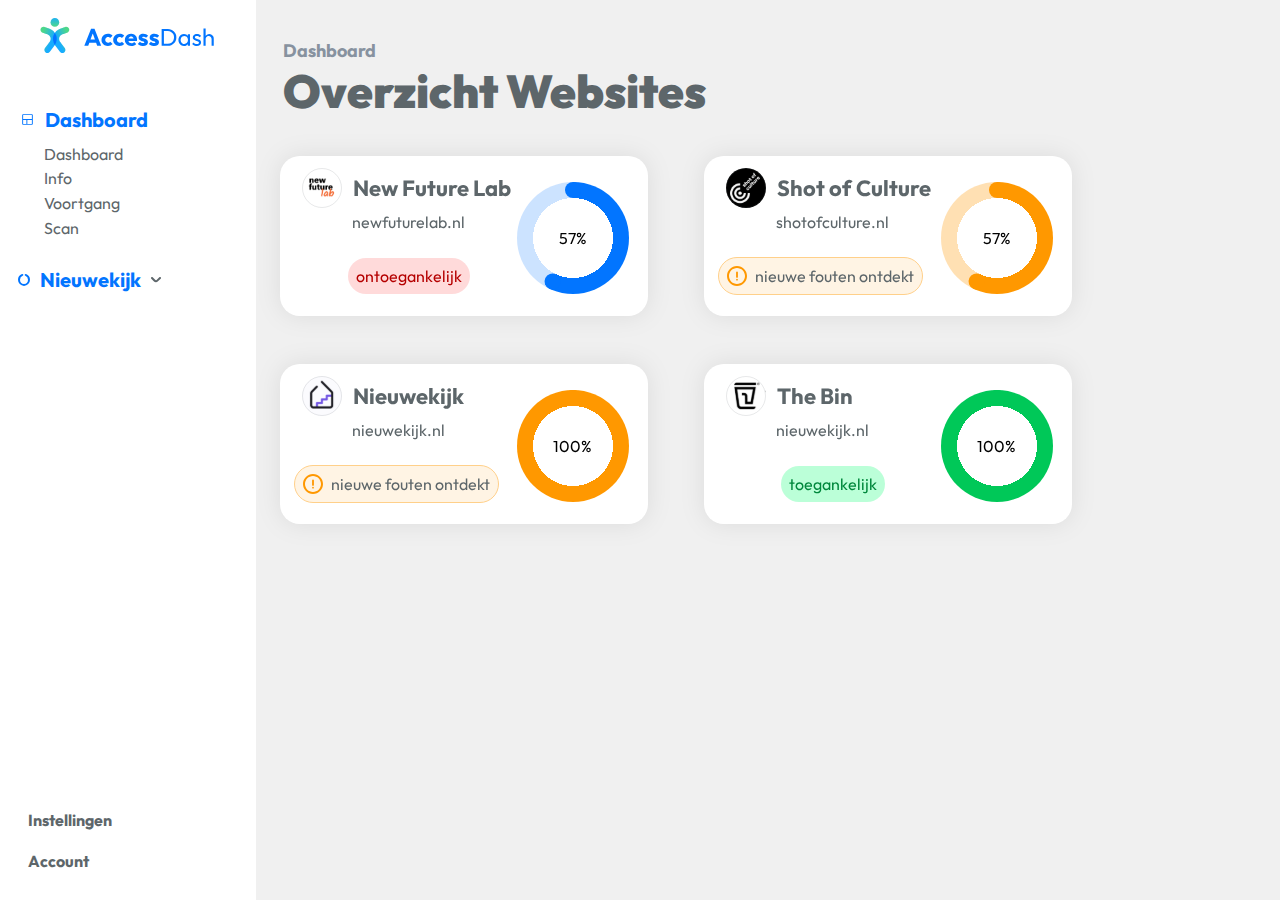
<file: index.html>
<!DOCTYPE html>
<html lang="nl">

<head>
    <meta charset="UTF-8">
    <meta name="viewport" content="width=device-width, initial-scale=1.0">
    <title>Accessdash Dashboard</title>
    <link rel="stylesheet" href="style.css">
    <link rel="stylesheet" href="styleguide.css">
    <link
        href="https://fonts.googleapis.com/css2?family=Indie+Flower&family=Mate+SC&family=Outfit&family=Poppins&family=Special+Elite&display=swap"
        rel="stylesheet">
    
    <link rel="icon" href="./assets/logopoppetje.svg" type="image/x-icon"/>
</head>

<body>

    <nav>
        <a href="#main" class="skip">Skip to main content</a>

        <img class="logo-accessdash-img" src="./assets/logo.svg" alt="logo Accessdash">

        <div class="nav-inner">
            <section class="desktop-design-dashboard-heading">
                <h3><img src="./assets/teamdashboard.svg" alt="" aria-hidden="true">Dashboard</h3>
                <a class="dashboard-nav-subtext" href="index.html">Dashboard</a>
                <a class="dashboard-nav-subtext" href="">Info</a>
                <a class="dashboard-nav-subtext" href="">Voortgang</a>
                <a class="dashboard-nav-subtext" href="">Scan</a>
            </section>

            <section class="phone-design-dashboard-heading">
                <details class="nav-details">
                    <summary class="heading-text">
                        <img src="./assets/teamdashboard.svg" alt="" aria-hidden="true">
                        Dashboard
                    </summary>
                    <a class="dashboard-nav-subtext" href="index.html">Dashboard</a>
                    <a class="dashboard-nav-subtext" href="">Info</a>
                    <a class="dashboard-nav-subtext" href="">Voortgang</a>
                    <a class="dashboard-nav-subtext" href="">Scan</a>
                </details>
            </section>

            <details class="nav-details">
                <summary class="heading-text">
                    <img src="./assets/circleheader.svg" alt="" aria-hidden="true">
                    Nieuwekijk
                </summary>
                <a class="nieuwekijk-nav-subtext" href="">/home</a>
                <a class="nieuwekijk-nav-subtext" href="">/over-ons</a>
                <a class="nieuwekijk-nav-subtext" href="">/contact</a>
                <a class="nieuwekijk-nav-subtext" href="">/missie</a>
                <a class="nieuwekijk-nav-subtext" href="">/blog</a>
                <a class="nieuwekijk-nav-subtext" href="">/blog-detail</a>
            </details>
        </div>

        <div class="extra-info-subtext-nav">
            <a class="extra-info-nav" href="">Instellingen</a>
            <a class="extra-info-nav" href="">Account</a>
        </div>
    </nav>

    <main id="main">
        <h1>Dashboard <strong>Overzicht Websites</strong></h1>

        <div class="cards-all">

        <article class="cards">
            <a href="overzichtdetail.html">
                <h2><img class="logo-cards" src="./assets/newfuturelab.svg" alt=" logo new future lab">
                    New Future Lab
                </h2>
            </a>
            <p class="link-site">newfuturelab.nl</p>
            <meter max="100" value="57" class="visually-hidden">57%</meter>
            <div class="circle circle-nfl" aria-hidden="true"><span></span></div>
            <p class="update-site ontoegankelijk">ontoegankelijk</p>
        </article>


        <article class="cards">
            <a href="overzichtdetail.html">
                <h2>
                    <img class="logo-cards" src="./assets/shotofculturelogo.svg" alt="logo shot of culture">
                    Shot of Culture
                </h2>
            </a>
            <p class="link-site">shotofculture.nl</p>
            <meter max="100" value="57" class="visually-hidden">57%</meter>
            <div class="circle circle-sc" aria-hidden="true"><span></span></div>
            <p class="update-site new-errors"><img class="urgent" src="./assets/urgent.svg" alt="">nieuwe fouten ontdekt</p>
        </article>


        <article class="cards">
            <a href="overzichtdetail.html">
                <h2>
                    <img class="logo-cards" src="./assets/nieuwekijklogo.svg" alt="logo Nieuwekijk">
                    Nieuwekijk
                </h2>
            </a>
            <p class="link-site">nieuwekijk.nl</p>
            <meter max="100" value="100" class="visually-hidden">100%</meter>
            <div class="circle circle-nk" aria-hidden="true"><span></span></div>
            <p class="update-site new-errors"><img class="urgent" src="./assets/urgent.svg" alt="">nieuwe fouten ontdekt</p>
        </article>


        <article class="cards">
            <a href="overzichtdetail.html">
                <h2>
                    <img class="logo-cards" src="./assets/thebinlogo.svg" alt=" logo the bin">
                    The Bin
                </h2>
            </a>
            <p class="link-site">nieuwekijk.nl</p>
            <meter max="100" value="100" class="visually-hidden">100%</meter>
            <div class="circle circle-bn" aria-hidden="true"><span></span></div>
            <p class="update-site toegankelijk">toegankelijk</p>
        </article>
    </div>

    </main>

    <script src="script.js"></script>

</body>

</html>
</file>
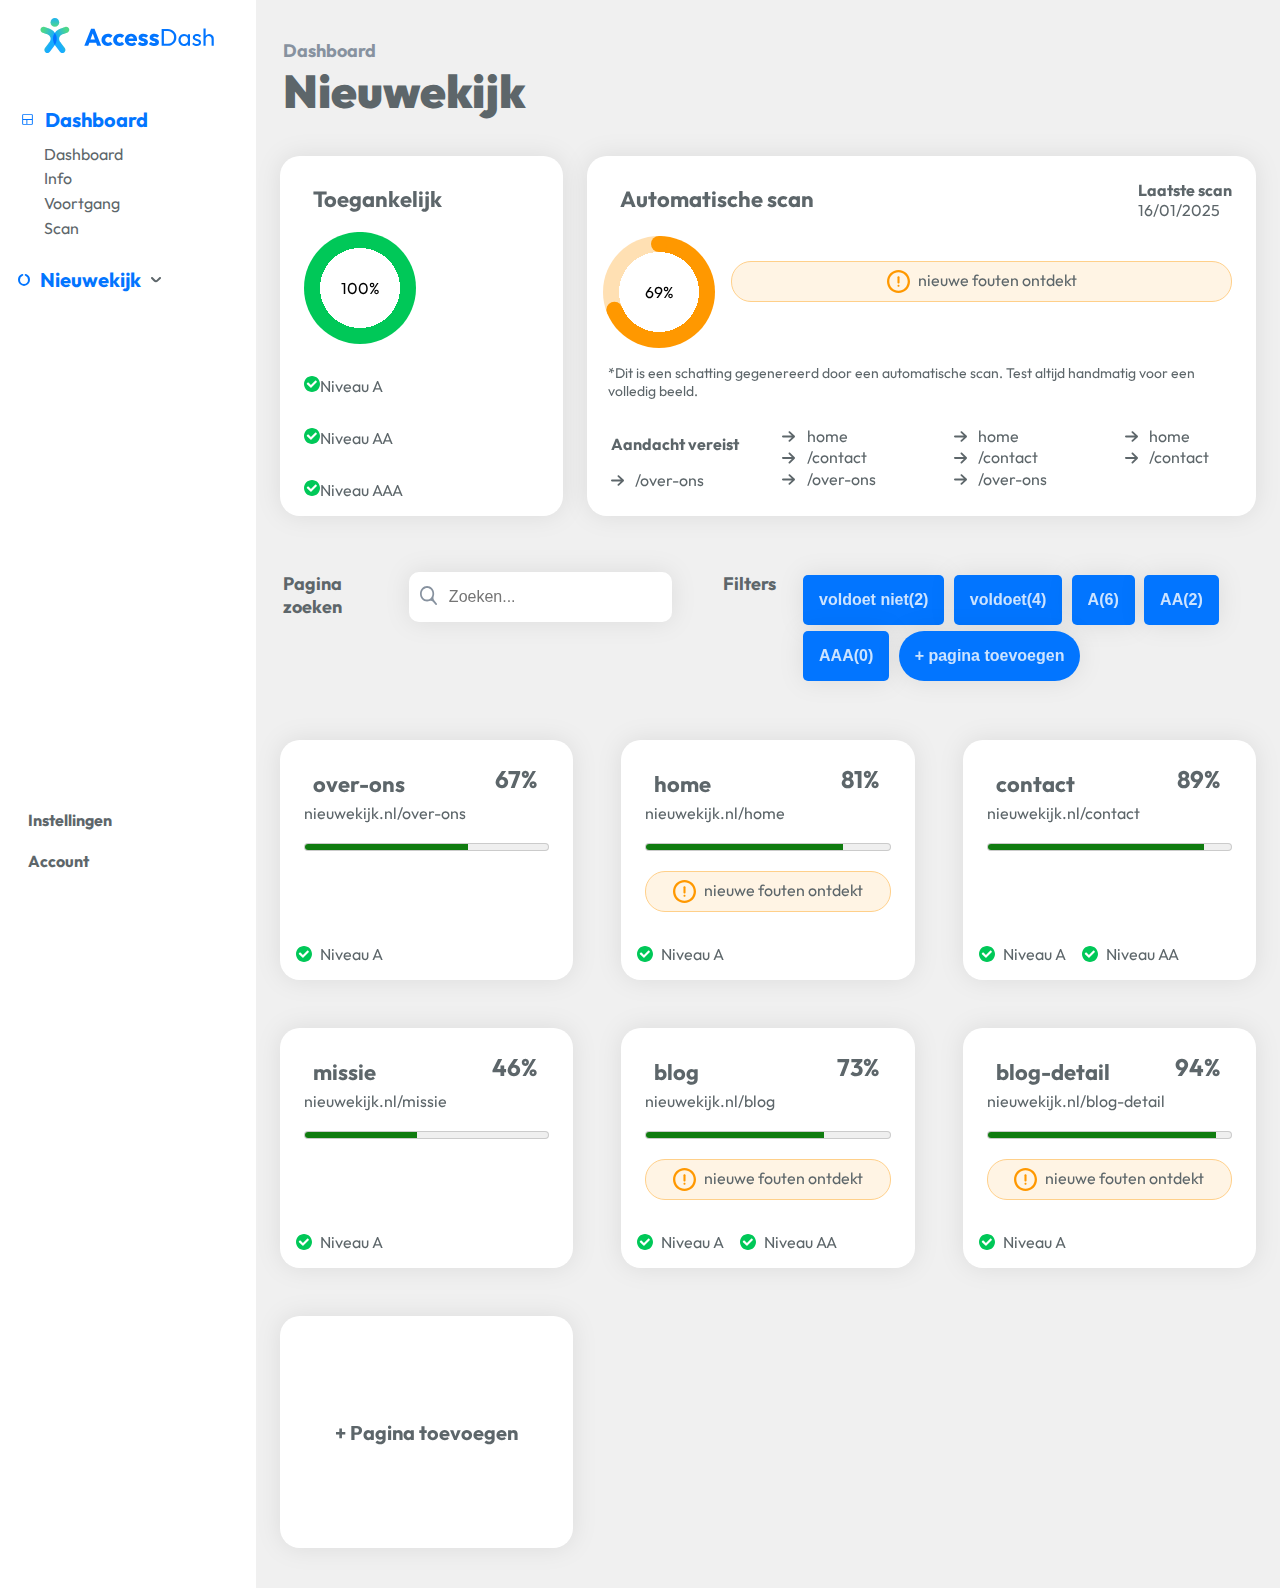
<file: overzichtdetail.html>
<!DOCTYPE html>
<html lang="nl">

<head>
    <meta charset="UTF-8">
    <meta name="viewport" content="width=device-width, initial-scale=1.0">
    <title>Dashboard Overzicht</title>
    <link rel="stylesheet" href="overzichtdetail.css">
    <link rel="stylesheet" href="styleguide.css">
    <link
        href="https://fonts.googleapis.com/css2?family=Indie+Flower&family=Mate+SC&family=Outfit&family=Poppins&family=Special+Elite&display=swap"
        rel="stylesheet">

    <link rel="icon" href="./assets/logopoppetje.svg" type="image/x-icon" />
</head>

<body>

    <nav>
        <a href="#main" class="skip">Skip to main content</a>

        <img class="logo-accessdash-img" src="./assets/logo.svg" alt="logo Accessdash">

        <div class="nav-inner">
            <section class="desktop-design-dashboard-heading">
                <h3>
                    <img src="./assets/teamdashboard.svg" alt="" aria-hidden="true">
                    Dashboard
                </h3>

                <a class="dashboard-nav-subtext" href="index.html">Dashboard</a>
                <a class="dashboard-nav-subtext" href="">Info</a>
                <a class="dashboard-nav-subtext" href="">Voortgang</a>
                <a class="dashboard-nav-subtext" href="">Scan</a>
            </section>

            <section class="phone-design-dashboard-heading">
                <details class="nav-details">
                    <summary class="heading-text">
                        <img src="./assets/teamdashboard.svg" alt="" aria-hidden="true">
                        Dashboard
                    </summary>

                    <a class="dashboard-nav-subtext" href="index.html">Dashboard</a>
                    <a class="dashboard-nav-subtext" href="">Info</a>
                    <a class="dashboard-nav-subtext" href="">Voortgang</a>
                    <a class="dashboard-nav-subtext" href="">Scan</a>

                </details>
            </section>

            <details class="nav-details">
                <summary class="heading-text">
                    <img src="./assets/circleheader.svg" alt="" aria-hidden="true">
                    Nieuwekijk
                </summary>
                <a class="nieuwekijk-nav-subtext" href="">/home</a>
                <a class="nieuwekijk-nav-subtext" href="">/over-ons</a>
                <a class="nieuwekijk-nav-subtext" href="">/contact</a>
                <a class="nieuwekijk-nav-subtext" href="">/missie</a>
                <a class="nieuwekijk-nav-subtext" href="">/blog</a>
                <a class="nieuwekijk-nav-subtext" href="">/blog-detail</a>
            </details>
        </div>

        <div class="extra-info-subtext-nav">
            <a class="extra-info-nav" href="">Instellingen</a>
            <a class="extra-info-nav" href="">Account</a>
        </div>
    </nav>


    <main id="main">
        <h1>Dashboard <strong>Nieuwekijk</strong></h1>

        <div class="pages-test">
        <article class="page-tg">
            <h2 class="titel-test">Toegankelijk</h2>
            <meter max="100" value="57" class="visually-hidden">57%</meter>
            <div class="circle circle-tg" aria-hidden="true"><span></span></div>
            <div class="checks">
                <p><img class="check-a" src="./assets/check.svg" alt="check">Niveau A</p>
                <p><img class="check-a" src="./assets/check.svg" alt="check">Niveau AA</p>
                <p><img class="check-a" src="./assets/check.svg" alt="check">Niveau AAA</p>
            </div>
        </article>

        <article class="page-as">
            <h2 class="titel-test">Automatische scan</h2>
            <meter max="100" value="57" class="visually-hidden">57%</meter>
            <div class="circle circle-as" aria-hidden="true"><span></span></div>
            <p class="update-site new-errors"><img class="urgent" src="./assets/urgent.svg" alt="">nieuwe fouten ontdekt</p>
            <p class="disclaimer">*Dit is een schatting gegenereerd door een automatische scan. Test altijd handmatig
                voor een volledig
                beeld.
            </p>
            <div class="at-required">
                <p class="attention">Aandacht vereist</p>
                <ul>
                    <li><img src="./assets/arrowright.svg" alt=""><span>/over-ons</span></li>
                    <li><img src="./assets/arrowright.svg" alt=""><span>home</span></li>
                    <li><img src="./assets/arrowright.svg" alt=""><span>/contact</span></li>
                    <li><img src="./assets/arrowright.svg" alt=""><span>/over-ons</span></li>
                    <li><img src="./assets/arrowright.svg" alt=""><span>home</span></li>
                    <li><img src="./assets/arrowright.svg" alt=""><span>/contact</span></li>
                    <li><img src="./assets/arrowright.svg" alt=""><span>/over-ons</span></li>
                    <li><img src="./assets/arrowright.svg" alt=""><span>home</span></li>
                    <li><img src="./assets/arrowright.svg" alt=""><span>/contact</span></li>
                </ul>
            </div>
            <p class="datum-scan"><strong>Laatste scan</strong>16/01/2025</p>
        </article>
    </div>

        <div class="filter-systeem">
            <p class="search-text">Pagina zoeken</p>
            <label for="search">
                <input type="search" id="search" placeholder="Zoeken...">
            </label>
            <p class="filter-text">Filters</p>
            <div class="button-filter">
                <button class="voldoet-niet">voldoet niet(2)</button>
                <button class="voldoet">voldoet(4)</button>
                <button class="a">A(6)</button>
                <button class="aa">AA(2)</button>
                <button class="aaa">AAA(0)</button>
                <button class="page-extra">+ pagina toevoegen</button>
            </div>
        </div>

        <div class="all-pages">
            <article class="pages">
                <div class="heading-page">
                    <h2 class="titel-pages">over-ons</h2>
                    <p class="procent">67%</p>
                </div>
                <p class="link-page">nieuwekijk.nl/over-ons</p>
                <meter class="meter-procent" max="100" value="67"></meter>
                <p class="wgac-niveau"><img class="check" src="./assets/check.svg" alt="check">Niveau A</p>
            </article>

            <article class="pages">
                <div class="heading-page">
                    <h2 class="titel-pages">home</h2>
                    <p class="procent">81%</p>
                </div>
                <p class="link-page">nieuwekijk.nl/home</p>
                <meter class="meter-procent" max="100" value="81"></meter>
                <p class="update-site new-errors-2"><img class="urgent" src="./assets/urgent.svg" alt="">nieuwe fouten ontdekt</p>
                <p class="wgac-niveau"><img class="check" src="./assets/check.svg" alt="check">Niveau A</p>
            </article>

            <article class="pages">
                <div class="heading-page">
                    <h2 class="titel-pages">contact</h2>
                    <p class="procent">89%</p>
                </div>
                <p class="link-page">nieuwekijk.nl/contact</p>
                <meter class="meter-procent" max="100" value="89"></meter>
                <div class="ni">
                    <p class="wgac-niveau"><img class="check" src="./assets/check.svg" alt="check">Niveau A</p>
                    <p class="wgac-niveau"><img class="check" src="./assets/check.svg" alt="check">Niveau AA</p>
                </div>
            </article>

            <article class="pages">
                <div class="heading-page">
                    <h2 class="titel-pages">missie</h2>
                    <p class="procent">46%</p>
                </div>
                <p class="link-page">nieuwekijk.nl/missie</p>
                <meter class="meter-procent" max="100" value="46"></meter>
                <p class="wgac-niveau"><img class="check" src="./assets/check.svg" alt="check">Niveau A</p>
            </article>

            <article class="pages">
                <div class="heading-page">
                    <h2 class="titel-pages">blog</h2>
                    <p class="procent">73%</p>
                </div>
                <p class="link-page">nieuwekijk.nl/blog</p>
                <meter class="meter-procent" max="100" value="73"></meter>
                <p class="update-site new-errors-2"><img class="urgent" src="./assets/urgent.svg" alt="">nieuwe fouten ontdekt</p>
                <div class="ni">
                    <p class="wgac-niveau"><img class="check" src="./assets/check.svg" alt="check">Niveau A</p>
                    <p class="wgac-niveau"><img class="check" src="./assets/check.svg" alt="check">Niveau AA</p>
                </div>
            </article>

            <article class="pages">
                <div class="heading-page">
                    <h2 class="titel-pages">blog-detail</h2>
                    <p class="procent">94%</p>
                </div>
                <p class="link-page">nieuwekijk.nl/blog-detail</p>
                <meter class="meter-procent" max="100" value="94"></meter>
                <p class="update-site new-errors-2"><img class="urgent" src="./assets/urgent.svg" alt="">nieuwe fouten ontdekt</p>
                <p class="wgac-niveau"><img class="check" src="./assets/check.svg" alt="check">Niveau A</p>
            </article>

            <article class="add-page">
                <p class="add-page-text">+ Pagina toevoegen</p>
            </article>
        </div>

    </main>

    <script src="overzichtdetail.js"></script>

</body>

</html>
</file>
<file: style.css>
* {
  box-sizing: border-box;
}

:root {
  interpolate-size: allow-keywords;
}

body {
  font-family: var(--font-family-general);
  margin: 0;

  @media screen and (min-width:700px) {
    display: grid;
    grid-template-columns: 25% 75%;
    margin: 0;
  }

  @media screen and (min-width:900px) {
      display: grid;
      grid-template-columns: 20% 80%;
      margin: 0;
    }
}

p {
  font-family: var(--font-family-general);
  color: var(--font-color-general);
}

a {
  text-decoration: none;
}

/*skiplink*/
.skip {
  position: absolute;
  background-color: var(--font-color-general);
  color: var(--background-color-nav);
  padding: 10px;
  text-decoration: none;
  font-size: 18px;
  z-index: 100;
  transform: translateY(-200%);
  transition: transform 0.3s;

  &:focus {
    transform: translate(0%);
  }
}


/*NAV*/

nav {
  background-color: var(--background-color-nav);
  height: 100%;
  position: sticky;
  top: 0;
  z-index: 1000;
  padding: 10px;

  @media screen and (min-width:700px) {
    background-color: var(--background-color-nav);
    grid-column: 1;
    height: 100vh;

    display: flex;
    flex-direction: column;

    position: sticky;
    top: 0;
    left: 0;
  }
}

.nav-inner {
  display: flex;
  flex-wrap: nowrap;
  overflow-x: scroll;
  gap: 1em;
  margin-top: 1.5em;

  @media screen and (min-width:700px) {
    flex-direction: column;
  }
}

.phone-design-dashboard-heading {
  display: block;

  @media screen and (min-width:700px) {
      display: none;
    }
}

.desktop-design-dashboard-heading {
  display: none;

  @media screen and (min-width:700px) {
      display: block;
  }
}

.nav-phone-dashboard-nieuwekijk {
  display: flex;
  margin-left: .5em;
  gap: 1.5em;
  grid-column: 1;
  grid-row: 3;

  @media screen and (min-width:700px) {
      display: flex;
      margin-top: 2em;
      margin-left: .3em;
    }
}

h3 {
  font-size: var(--primary-m);
  font-weight: var(--font-weight-bold);
  display: flex;
  color: var(--font-color-nav);
  margin: 0;
  margin-top: 1.5em;
  margin-bottom: .5em;
  gap: .5em;
  margin-left: .5em;
}

.heading-text {
  display: flex;
  gap: .5em;
  font-size: var(--paragraph-m);
  font-weight: var(--font-weight-bold);
  cursor: pointer;
  color: var(--font-color-nav);
  padding-top: 15px;

  @media screen and (max-width:335px) {
    font-weight: var(--font-weight-bold)
  }

  @media screen and (max-width:375px) {
    font-weight: var(--font-weight-bold);
  }

  @media screen and (min-width:700px) {
      font-size: var(--primary-m);
      padding-block: .5em;
    }
}

summary {
  position: relative;
  list-style: none;
  font-family: var(--font-family-general);
  color: var(--font-color-general);
  font-weight: var(--font-weight-bold);

  @media screen and (max-width:375px) {
    font-weight: var(--font-weight-bold);
  }

  &::after {
    content: '';
    width: 10px;
    height: 10px;
    background: url('./assets/arrow.svg') no-repeat;
    background-size: cover;
    transition: 0.3s;
    background-size: contain;
    margin-top: .5em;
  }

  @media screen and (max-width:335px) {
    font-weight: var(--font-weight-bold)
  }
}

/*logo accessdash*/
.logo-accessdash-img {
  margin-top: .5em;
  margin-left: .5em;

  @media screen and (min-width:700px) {
    display: flex;
    margin-right: .5em;
    height: 30px;
  }

  @media screen and (min-width:900px) {
      height: 35px;
    }
}

.nav-details {
  margin-left: .5em;
  display: block;
  overflow: hidden;
}

details {
  &::details-content {
    font-size: var(--paragraph-m);
    block-size: 0;
    transition-property: block-size,
      content-visibility;
    transition-duration: 1s;
    transition-behavior: allow-discrete;
  }

  &[open]::details-content {
    block-size: auto;
    block-size: calc-size(auto);
  }

}

.nieuwekijk-nav-subtext {
  display: grid;
  margin-left: 1.5em;
  padding: .1em;
  line-height: var(--line-height-general);
  font-family: var(--font-family-general);
  font-size: var(--paragraph-s);
  color: var(--font-color-general);
  grid-column: 3;
  grid-row: 1;
  list-style-type: none;
  cursor: pointer;

  &:hover{
    text-decoration: underline;
  }
}

a.nieuwekijk-nav-subtext {
  text-decoration: none;
}

.dashboard-nav-subtext {
  display: grid;
  margin-left: 1.5em;
  padding: .1em;
  line-height: var(--line-height-general);
  font-family: var(--font-family-general);
  font-size: var(--paragraph-s);
  color: var(--font-color-general);
  list-style-type: none;
  cursor: pointer;

  &:hover{
    text-decoration: underline;
  }

  @media screen and (min-width:700px) {
      margin-left: 2em;
    }
}

a.dashboard-nav-subtex {
  text-decoration: none;
}

.extra-info-nav {
  list-style-type: none;
  cursor: pointer;
  font-family: var(--font-family-general);
  color: var(--font-color-general);
  line-height: var(--line-height-general);
  font-weight: var(--font-weight-bold);
  padding: .1em;

  &:hover{
    text-decoration: underline;
  }

  @media screen and (max-width:335px) {
    font-weight: var(--font-weight-bold)
  }

  @media screen and (max-width:375px) {
    font-weight: var(--font-weight-bold);
  }

  @media screen and (min-width:700px) {
      margin-top: 1em;
    }
}

.extra-info-subtext-nav {
  position: absolute;
  top: 0;
  right: 0;

  margin-top: .5em;
  padding: 1em;

  display: flex;
  flex-direction: column;
  align-items: end;

  @media screen and (min-width:700px) {
      position: relative;
      margin-top: auto;
      align-items: start;
    }
}


/*MAIN*/

main {
  background-color: var(--background-color);
  padding-bottom: .5em;
  min-height: 100vh;

  @media screen and (min-width:700px) {
    background-color: var(--background-color);
    grid-column: 2;
  }
}

h1 {
  display: grid;
  color: var(--font-color-secondary);
  font-size: var(--paragraph-s);
  margin-left: 1.5em;
  padding-top: 1.5em;

  @media screen and (min-width:700px) {
    font-size: var(--paragraph-m);
  }

  strong {
    color: var(--font-color-general);
    font-size: var(--titel-s);

    @media screen and (min-width:700px) {
      font-size: var(--titel-l);
    }
  }
}

h2 {
  font-size: var(--subtitel-s);
  display: flex;
  margin-left: 1em;
  color: var(--font-color-general);
  font-weight: var(--font-weight-bold);

  @media screen and (max-width:335px) {
    font-weight: var(--font-weight-bold)
  }

  @media screen and (max-width:375px) {
    font-size: var(--paragraph-m);
    font-weight: var(--font-weight-bold);
  }

  @media screen and (min-width:700px) {
      font-size: var(--subtitel-m);
    }
}

.cards-all {
  display: grid;
  gap: 3em;
  padding: 1.5em;
  grid-template-columns: 1fr;


  @media screen and (min-width:1000px) {
    grid-template-columns: 1fr 1fr;
    width: 848px;
  }
  @media screen and (min-width: 1920px) {
      grid-template-columns: repeat(3, 1fr);
  }
}

/*de verschillende website*/
.cards {
  background-color: var(--background-color-cards);
  border-radius: var(--border-radius-m);
  /* margin: 1.5em; */
  display: grid;
  grid-template-columns: 70% 30%;
  grid-template-rows: 35% 20% 40%;
  height: 10em;
  cursor: pointer;
  filter: drop-shadow(0 0 0.75rem rgba(0, 0, 0, 0.082));
  width: 100%;

  &:hover{
    filter: drop-shadow(0 0 0.75rem rgba(1, 1, 1, 0.22));
  }

  @media screen and (max-width:335px) {
    filter: drop-shadow(0 0 0.75rem rgba(0, 0, 0, 0.082));
  }

  @media screen and (max-width:375px) {
    filter: drop-shadow(0 0 0.75rem rgba(0, 0, 0, 0.082));
  }

  @media screen and (min-width:700px) {
      width: 23em;
    }
}

.logo-cards {
  margin-right: .5em;
  margin-top: -.3em;
}

.link-site {
  grid-column: 1;
  display: flex;
  margin: 0;
  margin-left: 4em;

  @media screen and (max-width:375px) {
    grid-column: 1;
    display: flex;
    margin: 0;
    margin-left: 4em;
  }

  @media screen and (min-width:700px) {
      margin-left: 4.5em;
    }
}

.update-site {
  grid-column: 1;
  grid-row: 3;
  display: flex;
  justify-self: center;
}

.update-site.ontoegankelijk {
  background-color: var(--background-color-error);
  color: var(--font-color-error);
  padding: .5em;
  border-radius: var(--border-radius-m);
  align-self: center;
}

@keyframes wobble {
  0% {
    transform: rotate(0deg);
  }

  15% {
    transform: rotate(3deg);
  }

  30% {
    transform: rotate(-3deg);
  }

  45% {
    transform: rotate(3deg);
  }

  60% {
    transform: rotate(-3deg);
  }

  100% {
    transform: rotate(0deg);
  }
}

.update-site.update-site.ontoegankelijk.wobble {
  animation: shake 1s ease-in-out 15;
  animation-delay: 1.5s;
}

.update-site.toegankelijk {
  background-color: var(--background-color-good);
  color: var(--font-color-good);
  padding: .5em;
  border-radius: var(--border-radius-m);
  align-self: center;
}

.update-site.new-errors {
  background-color: var(--background-color-warning);
  color: var(--font-color-general);
  padding: .5em;
  border-radius: var(--border-radius-m);
  border: var(--border-warning);
  align-self: center;
  margin-right: 1.5em;

  @media screen and (max-width:335px) {
    padding: .3em;
  }

  @media screen and (max-width:375px) {
    margin: 0;
  }
}

@keyframes shake {
  0% {
    transform: rotate(0deg);
  }

  15% {
    transform: rotate(3deg);
  }

  30% {
    transform: rotate(-3deg);
  }

  45% {
    transform: rotate(3deg);
  }

  60% {
    transform: rotate(-3deg);
  }

  100% {
    transform: rotate(0deg);
  }
}

.update-site.new-errors.shake {
  animation: shake 1s ease-in-out 10;
  animation-delay: 1.5s;
}

.urgent {
  width: 20px;
  height: 20px;
  margin-right: .5em;
}


/*circle*/

.visually-hidden {
  clip: rect(0 0 0 0);
  clip-path: inset(50%);
  height: 1px;
  overflow: hidden;
  position: absolute;
  white-space: nowrap;
  width: 1px;
}

.circle-nfl {
  --percentage: 57;

  --color-track: var(--progress-circle-background-lightcolor-info);
  --color-bar: var(--progress-circle-background-darkcolor-info);
}

.circle-sc {
  --percentage: 57;

  --color-track: var(--progress-circle-background-lightcolor-warning);
  --color-bar: var(--progress-circle-background-darkcolor-warning);
}

.circle-nk {
  --percentage: 100;

  --color-track: var(--progress-circle-background-lightcolor-warning);
  --color-bar: var(--progress-circle-background-darkcolor-warning);
}

.circle-bn {
  --percentage: 100;

  --color-track: var(--progress-circle-background-lightcolor-good);
  --color-bar: var(--progress-circle-background-darkcolor-good);
}

.circle {
  display: grid;
  place-items: center;
  grid-row: 2;
  grid-column: 2;
  align-self: center;
  justify-self: center;
  margin-right: 2.5em;
  margin-top: 1.2em;
  width: 7em;
  aspect-ratio: 1;
  border-radius: 50%;
  background-image:
    radial-gradient(white 2.5em,
      transparent 0),
    conic-gradient(var(--color-bar, #666) calc(var(--percentage, 0) * 1%),
      var(--color-track, #ccc) 0);

  @media screen and (max-width:375px) {
    width: 5em;
    margin-left: 1.5em;

    background-image:
      radial-gradient(white 1.5em,
        transparent 0),
      conic-gradient(var(--color-bar, #666) calc(var(--percentage, 0) * 1%),
        var(--color-track, #ccc) 0);
  }

  &::before,
  &::after {
    content: "";
    display: block;
    grid-area: 1/1;
    width: 1em;
    aspect-ratio: 1;
    border-radius: 50%;
    background-color: var(--color-bar, #333);
  }

  &::before {
    transform: translateY(-3em);

    @media screen and (max-width:375px) {
      transform: translateY(-2em);
    }
  }

  &::after {
    transform: rotate(calc(var(--percentage) * .01turn)) translateY(-3em);

    @media screen and (max-width:375px) {
      transform: rotate(calc(var(--percentage) * .01turn)) translateY(-2em);
    }
  }

  span {
    grid-area: 1/1;
    font-family: var(--font-family-general);

    @media screen and (max-width:335px) {
      grid-area: 1/1;
      font-family: var(--font-family-general);
    }

    &::after {
      content: counter(val) "%";
      counter-reset: val var(--percentage);

      @media screen and (max-width:335px) {
        content: counter(val) "%";
        counter-reset: val var(--percentage);
      }

      @media screen and (max-width:375px) {
        font-size: var(--paragraph-xs);
      }
    }
  }
}
</file>
<file: styleguide.css>
body {

    /*colors*/

    /*background*/
    --background-color: #F0F0F0;
    --background-color-warning: #ffd08a3b;
    --background-color-error: #FFDADA;
    --background-color-good: #BBFFD8;
    --background-color-nav: #ffffff;
    --background-color-cards:#ffffff;
    --background-color-button:#0275FF;

    /*progress circle*/
    --progress-circle-background-darkcolor-info: #0275FF;
    --progress-circle-background-lightcolor-info: #CCE3FF;
    --progress-circle-background-darkcolor-warning: #FF9800;
    --progress-circle-background-lightcolor-warning: #FFE0B3;
    --progress-circle-background-darkcolor-good:#00C858;
    --progress-circle-background-lightcolor-good:#BBFFD8;

  

    /*font*/
    --font-color-general: #5D666A;
    --font-color-secondary: #87929F;
    --font-color-button:#CCE3FF;
    --font-color-nav: #0275FF;
    --font-color-good: #00883C;
    --font-color-error: #B50000;

    /*-----------------------------------------------------*/

    /*typografie*/
    --font-family-general: "Outfit", serif;

    /*-----------------------------------------------------*/

    /*font-weight*/

    /*weight*/
    --font-weight-bold: bold;
    --font-weight-light: light;
    --font-weight-normal: normal;

    /*-----------------------------------------------------*/


    /*font-size*/

    /*h1*/
    --titel-l: 46px;
    --titel-m: 32px;
    --titel-s: 28px;

    /*h2*/
    --subtitel-l: 32px;
    --subtitel-m: 22px;
    --subtitel-s: 18px;

    /*h3*/
    --primary-l: 24px;
    --primary-m: 20px;
    --primary-s: 18px;

    /*h4 & p*/
    --paragraph-l: 20px;
    --paragraph-m: 18px;
    --paragraph-s: 16px;
    --paragraph-xs: 14px;


    /*-----------------------------------------------------*/

    /*bij tekst*/
    --line-height-general: 135%;

    /*-----------------------------------------------------*/

    /*border-radius*/
    --border-radius-xxs: 5px;
    --border-radius-xs: 10px;
    --border-radius-s: 15px;
    --border-radius-m: 20px;
    --border-radius-l: 25px;

    /*-----------------------------------------------------*/

    /*border*/
    --border-warning: 1.5px solid #FFD08A;

    /*-----------------------------------------------------*/


    /*buttons*/

    /*button filter*/
    --button-filter-background: #0275FF;
    --button-filter-color: #CCE3FF;
    --button-filter-border-radius: 10px;


    /*button + pagina toevoegen filter*/
    --button-pagina-toevoegen-filter-background: #0275FF;
    --button-pagina-toevoegen-filter-color: #CCE3FF;
    --button-pagina-toevoegen-filter-border-radius: 20px;


    /*button + pagina toevoegen*/
    --button-pagina-toevoegen-background: #ffffff;
    --button-pagina-toevoegen-color: #5D666A;
    --button-pagina-toevoegen-border-radius: 5px;


    /*-----------------------------------------------------*/

    /*zoekbalk*/

    /*id*/
    --search-bar-background: #ffffff;
    --search-bar-height: 2em;
    --search-width-s: 45%;
    --search-width-m: 50%;
    --search-width-l: 55%;


    /*input>label*/
    --search-background-repeat: no-repeat;
    --search-background-position: .5em;
    --search-background-size: 1em;

}
</file>
<file: overzichtdetail.css>
* {
  box-sizing: border-box;
}

:root {
  interpolate-size: allow-keywords;
}

body {
  font-family: var(--font-family-general);
  margin: 0;

  @media screen and (min-width:700px) {
    display: grid;
    grid-template-columns: 25% 75%;
    margin: 0;
  }

  @media screen and (min-width:900px) {
    display: grid;
    grid-template-columns: 20% 80%;
    margin: 0;
  }
}

p {
  font-family: var(--font-family-general);
  color: var(--font-color-general);
}

a {
  text-decoration: none;
}

/*skiplink*/
.skip {
  position: absolute;
  background-color: var(--font-color-general);
  color: var(--background-color-nav);
  padding: 10px;
  text-decoration: none;
  font-size: 18px;
  z-index: 100;
  transform: translateY(-200%);
  transition: transform 0.3s;

  &:focus {
    transform: translate(0%);
  }
}


/*NAV*/

nav {
  background-color: var(--background-color-nav);
  height: 100%;
  position: sticky;
  top: 0;
  z-index: 1000;
  padding: 10px;

  @media screen and (min-width:700px) {
    background-color: var(--background-color-nav);
    grid-column: 1;
    height: 100vh;

    display: flex;
    flex-direction: column;

    position: sticky;
    top: 0;
    left: 0;
  }
}

.nav-inner {
  display: flex;
  flex-wrap: nowrap;
  overflow-x: scroll;
  gap: 1em;
  margin-top: 1.5em;

  @media screen and (min-width:700px) {
    flex-direction: column;
  }
}

.phone-design-dashboard-heading {
  display: block;

  @media screen and (min-width:700px) {
    display: none;
  }
}

.desktop-design-dashboard-heading {
  display: none;

  @media screen and (min-width:700px) {
    display: block;
  }
}

.nav-phone-dashboard-nieuwekijk {
  display: flex;
  margin-left: .5em;
  gap: 1.5em;
  grid-column: 1;
  grid-row: 3;

  @media screen and (min-width:700px) {
    display: flex;
    margin-top: 2em;
    margin-left: .3em;
  }
}

h3 {
  font-size: var(--primary-m);
  font-weight: var(--font-weight-bold);
  display: flex;
  color: var(--font-color-nav);
  margin: 0;
  margin-top: 1.5em;
  margin-bottom: .5em;
  gap: .5em;
  margin-left: .5em;
}

.heading-text {
  display: flex;
  gap: .5em;
  font-size: var(--paragraph-m);
  font-weight: var(--font-weight-bold);
  cursor: pointer;
  color: var(--font-color-nav);
  padding-top: 15px;

  @media screen and (max-width:335px) {
    font-weight: var(--font-weight-bold)
  }

  @media screen and (max-width:375px) {
    font-weight: var(--font-weight-bold);
  }

  @media screen and (min-width:700px) {
    font-size: var(--primary-m);
    padding-block: .5em;
  }
}

summary {
  position: relative;
  list-style: none;
  font-family: var(--font-family-general);
  color: var(--font-color-general);
  font-weight: var(--font-weight-bold);

  @media screen and (max-width:375px) {
    font-weight: var(--font-weight-bold);
  }

  &::after {
    content: '';
    width: 10px;
    height: 10px;
    background: url('./assets/arrow.svg') no-repeat;
    background-size: cover;
    transition: 0.3s;
    background-size: contain;
    margin-top: .5em;
  }

  @media screen and (max-width:335px) {
    font-weight: var(--font-weight-bold)
  }
}

/*logo accessdash*/
.logo-accessdash-img {
  margin-top: .5em;
  margin-left: .5em;

  @media screen and (min-width:700px) {
    display: flex;
    margin-right: .5em;
    height: 30px;
  }

  @media screen and (min-width:900px) {
    height: 35px;
  }
}

.nav-details {
  margin-left: .5em;
  display: block;
  overflow: hidden;
}

details {
  &::details-content {
    font-size: var(--paragraph-m);
    block-size: 0;
    transition-property: block-size,
      content-visibility;
    transition-duration: 1s;
    transition-behavior: allow-discrete;
  }

  &[open]::details-content {
    block-size: auto;
    block-size: calc-size(auto);
  }
}

.nieuwekijk-nav-subtext {
  display: grid;
  margin-left: 1.5em;
  padding: .1em;
  line-height: var(--line-height-general);
  font-family: var(--font-family-general);
  font-size: var(--paragraph-s);
  color: var(--font-color-general);
  grid-column: 3;
  grid-row: 1;
  list-style-type: none;
  cursor: pointer;

  &:hover{
    text-decoration: underline;
  }
}

a.nieuwekijk-nav-subtext {
  text-decoration: none;
}

.dashboard-nav-subtext {
  display: grid;
  margin-left: 1.5em;
  padding: .1em;
  line-height: var(--line-height-general);
  font-family: var(--font-family-general);
  font-size: var(--paragraph-s);
  color: var(--font-color-general);
  list-style-type: none;
  cursor: pointer;

  &:hover{
    text-decoration: underline;
  }

  @media screen and (min-width:700px) {
    margin-left: 2em;
  }
}

a.dashboard-nav-subtex {
  text-decoration: none;
}

.extra-info-nav {
  list-style-type: none;
  cursor: pointer;
  font-family: var(--font-family-general);
  color: var(--font-color-general);
  line-height: var(--line-height-general);
  font-weight: var(--font-weight-bold);
  padding: .1em;

  &:hover{
    text-decoration: underline;
  }

  @media screen and (max-width:335px) {
    font-weight: var(--font-weight-bold)
  }

  @media screen and (max-width:375px) {
    font-weight: var(--font-weight-bold);
  }

  @media screen and (min-width:700px) {
    margin-top: 1em;
  }
}

.extra-info-subtext-nav {
  position: absolute;
  top: 0;
  right: 0;

  margin-top: .5em;
  padding: 1em;

  display: flex;
  flex-direction: column;
  align-items: end;

  @media screen and (min-width:700px) {
    position: relative;
    margin-top: auto;
    align-items: start;
  }
}


/*main*/

main {
  background-color: var(--background-color);
  padding-bottom: .5em;
  min-height: 100vh;

  @media screen and (min-width:700px) {
    background-color: var(--background-color);
    grid-column: 2;
  }
}

h1 {
  display: grid;
  color: var(--font-color-secondary);
  font-size: var(--paragraph-s);
  margin-left: 1.5em;
  padding-top: 1.5em;

  @media screen and (min-width:700px) {
    font-size: var(--paragraph-m);
  }

  strong {
    color: var(--font-color-general);
    font-size: var(--titel-s);

    @media screen and (min-width:700px) {
      font-size: var(--titel-l);
    }
  }
}

h2 {
  font-size: var(--subtitel-s);
  color: var(--font-color-general);
  font-weight: var(--font-weight-bold);
  margin-left: 1.5em;
  padding-top: .5em;

  @media screen and (min-width:700px) {
    font-size: var(--subtitel-m);
  }
}

h4 {
  font-size: var(--paragraph-m);
}

.titel-text {
  margin-left: 1.5em;
  margin-bottom: 1em;
}

@media screen and (min-width:900px) {
  .pages-test {
    display: grid;
    grid-template-columns: 30% 70%;
  }
}

.page-tg {
  background-color: var(--background-color-cards);
  border-radius: var(--border-radius-m);
  margin: 1.5em;
  display: grid;
  grid-template-columns: 40% 60%;
  filter: drop-shadow(0 0 0.75rem rgba(0, 0, 0, 0.082));

  @media screen and (min-width:425px) {
    margin-right: 6em;
  }

  @media screen and (min-width:500px) {
    margin-right: 10em;
  }

  @media screen and (min-width:750px) {
    margin-right: 15em;
  }

  @media screen and (min-width:900px) {
    margin-right: 0;
    display: block;
  }
}

.page-as {
  background-color: var(--background-color-cards);
  border-radius: var(--border-radius-m);
  margin: 1.5em;
  display: grid;
  grid-template-columns: 50% 50%;
  grid-template-rows: 15% 25% 20% 20% 20%;
  filter: drop-shadow(0 0 0.75rem rgba(0, 0, 0, 0.082));

  @media screen and (min-width:900px) {
    grid-template-rows: 20% 30% 25% 25%;
  }
}

.datum-scan {
  grid-column: 2;
  grid-row: 1;
  display: grid;
  justify-content: end;
  margin-right: 1.5em;
  margin-top: 1.5em;
}

.circle.circle-as {
  margin-left: 1em;
  grid-column: 1;
  grid-row: 2;
  margin-top: .5em;
  margin-bottom: .5em;
}

.disclaimer {
  grid-column: 1 / span2;
  margin: 1.5em;
  font-size: var(--paragraph-xs);
  margin-top: 2em;
}

.attention {
  grid-column: 1;
  grid-row: 4;
  margin: 0;
  margin-left: 1.5em;
  margin-top: .5em;
  font-weight: var(--font-weight-bold);
}

.at-required {
  grid-column: 1 / span2;
  grid-row: 4 / span2;
  column-width: 120px;

  @media screen and (min-width:900px) {
    column-width: 125px;
  }
}

.update-site.new-errors {
  background-color: var(--background-color-warning);
  color: var(--font-color-general);
  padding: .5em;
  border-radius: var(--border-radius-m);
  border: var(--border-warning);
  align-self: center;
  margin-right: 1.5em;
  grid-column: 1 / span2;
  grid-row: 2;
  gap: .5em;
  display: flex;
  justify-self: end;

  @media screen and (min-width:450px) {
    width: -webkit-fill-available;
    margin-left: 9em;
    justify-content: center;
  }
}

@keyframes shake {
  0% {
    transform: rotate(0deg);
  }

  15% {
    transform: rotate(3deg);
  }

  30% {
    transform: rotate(-3deg);
  }

  45% {
    transform: rotate(3deg);
  }

  60% {
    transform: rotate(-3deg);
  }

  100% {
    transform: rotate(0deg);
  }
}

.update-site.new-errors.shake {
  animation: shake 1s ease-in-out 10;
  animation-delay: 1.5s;
}

ul {
  padding: .5em;
  padding-top: 0;
  padding-left: 1em;
}

li {
  list-style-type: none;
  color: var(--font-color-general);
  display: flex;
  gap: .7em;
  line-height: var(--line-height-general);
  margin-right: 1em;

  @media screen and (min-width:440px) {
    padding-left: .5em;
  }
}

.circle.circle-tg {
  grid-column: 1;
  margin-left: 1em;

  @media screen and (min-width:900px) {
    margin-left: 1.5em;
  }
}

@media screen and (min-width:900px) {

  .filter-systeem {
    display: flex;
    margin-top: 2em;
  }
}

.search-text {
  margin-left: 1.5em;
  font-size: var(--paragraph-m);
  font-weight: var(--font-weight-bold);

  @media screen and (min-width:900px) {
    margin-top: 0;
  }
}

#search {
  border-radius: var(--border-radius-xs);
  border: none;
  padding: 1em;
  display: flex;
  justify-self: stretch;
  margin-left: 1.5em;
  margin-right: 1.5em;
  font-size: var(--paragraph-s);
  margin-bottom: 1.5em;
  padding-left: 2.5em;
}

label>input {
  background-position: .5em;
  background-repeat: no-repeat;
  background-image: url(./assets/search.svg);
}

label {
  margin-left: 1.5em;
  filter: drop-shadow(0 0 0.75rem rgba(0, 0, 0, 0.082));
}

.button-filter {
  margin-left: 1.5em;
  margin-right: 1.5em;
  margin-bottom: 2em;
}

button {
  border-radius: var(--border-radius-xxs);
  border: none;
  margin: .2em;
  background: var(--background-color-button);
  color: var(--font-color-button);
  padding: 1em;
  font-size: var(--paragraph-s);
  filter: drop-shadow(0 0 0.75rem rgba(0, 0, 0, 0.082));
  font-weight: var(--font-weight-bold);
  cursor: pointer;
}

.voldoet-niet:hover{
  background: var(--progress-circle-background-lightcolor-info);
  color: var(--progress-circle-background-darkcolor-info);
}

.voldoet:hover{
  background: var(--progress-circle-background-lightcolor-info);
  color: var(--progress-circle-background-darkcolor-info);
}

.a:hover{
  background: var(--progress-circle-background-lightcolor-info);
  color: var(--progress-circle-background-darkcolor-info);
}

.aa:hover{
  background: var(--progress-circle-background-lightcolor-info);
  color: var(--progress-circle-background-darkcolor-info);
}

.aaa:hover{
  background: var(--progress-circle-background-lightcolor-info);
  color: var(--progress-circle-background-darkcolor-info);
}

.page-extra {
  border-radius: var(--border-radius-l);

  &:hover{
    background: var(--progress-circle-background-lightcolor-info);
    color: var(--progress-circle-background-darkcolor-info);
  }
}

.filter-text {
  margin-left: 1.5em;
  font-size: var(--paragraph-m);
  font-weight: var(--font-weight-bold);

  @media screen and (min-width:900px) {
    margin-top: 0;
  }
}

.all-pages {
  display: grid;
  grid-template-rows: 1fr 1fr 1fr;
  cursor: pointer;

  @media screen and (min-width:600px) {
    display: grid;
    grid-template-columns: 1fr 1fr;
  }

  @media screen and (min-width:1020px) {
    grid-template-columns: 1fr 1fr 1fr;
  }
}

.pages {
  &:not([hidden]) {
    display: flex;
  }
  flex-direction: column;
  justify-content: space-between;
  background-color: var(--background-color-cards);
  border-radius: var(--border-radius-m);
  margin: 1.5em;
  filter: drop-shadow(0 0 0.75rem rgba(0, 0, 0, 0.082));

  &:hover{
    filter: drop-shadow(0 0 0.75rem rgba(1, 1, 1, 0.22));
  }
}

.add-page {
  display: flex;
  justify-content: center;
  align-items: center;
  background: var(--background-color-cards);
  border-radius: var(--border-radius-m);
  margin-left: 1.5em;
  margin-right: 1.5em;
  margin-top: 1.5em;
  margin-bottom: 2em;
  padding: 2em;
  filter: drop-shadow(0 0 0.75rem rgba(0, 0, 0, 0.082));

  &:hover{
    filter: drop-shadow(0 0 0.75rem rgba(1, 1, 1, 0.22));
  }
}

.add-page-text {
  font-weight: var(--font-weight-bold);
  font-size: var(--paragraph-l);
}

.heading-page {
  display: flex;
  justify-content: space-between;
  height: 55px;
}

.procent {
  font-size: var(--primary-l);
  font-weight: var(--font-weight-bold);
  margin-right: 1.5em;
}

.link-page {
  margin: 0;
  margin-right: 1.5em;
  margin-left: 1.5em;
  margin-top: .5em;
  margin-bottom: 1em;
}

.checks {
  margin-left: 1em;

  @media screen and (min-width:900px) {
    display: flex;
    flex-direction: column;
    margin-top: 1em;
    margin-left: 1.5em;
  }
}

.wgac-niveau {
  margin: 0;
  margin-left: 1em;
  padding-bottom: 1em;
  padding-top: 1em;
  margin-top: auto;
  display: flex;
  gap: .5em;
}

/*niveau's A AA AAA*/
.ni {
  display: flex;
  margin-top: auto;
}

.update-site.new-errors-2 {
  background-color: var(--background-color-warning);
  color: var(--font-color-general);
  padding: .5em;
  border-radius: var(--border-radius-m);
  border: var(--border-warning);
  margin-right: 1.5em;
  margin-left: 1.5em;
  gap: .5em;
  display: flex;
  justify-content: center;
  width: -webkit-fill-available;
}

@keyframes wobble {
  0% {
    transform: rotate(0deg);
  }

  15% {
    transform: rotate(3deg);
  }

  30% {
    transform: rotate(-3deg);
  }

  45% {
    transform: rotate(3deg);
  }

  60% {
    transform: rotate(-3deg);
  }

  100% {
    transform: rotate(0deg);
  }
}

.update-site.new-errors-2.wobble {
  animation: shake 1s ease-in-out 10;
  animation-delay: 1.5s;
}

.meter-procent {
  width: -webkit-fill-available;
  margin-left: 1.5em;
  margin-right: 1.5em;
}



/*circle*/

.visually-hidden {
  clip: rect(0 0 0 0);
  clip-path: inset(50%);
  height: 1px;
  overflow: hidden;
  position: absolute;
  white-space: nowrap;
  width: 1px;
}

.circle-tg {
  --percentage: 100;

  --color-track: var(--progress-circle-background-lightcolor-good);
  --color-bar: var(--progress-circle-background-darkcolor-good);
}

.circle-as {
  --percentage: 69;

  --color-track: var(--progress-circle-background-lightcolor-warning);
  --color-bar: var(--progress-circle-background-darkcolor-warning);
}

.circle {
  display: grid;
  place-items: center;
  width: 7em;
  aspect-ratio: 1;
  border-radius: 50%;
  background-image:
    radial-gradient(white 2.5em,
      transparent 0),
    conic-gradient(var(--color-bar, #666) calc(var(--percentage, 0) * 1%),
      var(--color-track, #ccc) 0);

  &::before,
  &::after {
    content: "";
    display: block;
    grid-area: 1/1;
    width: 1em;
    aspect-ratio: 1;
    border-radius: 50%;
    background-color: var(--color-bar, #333);
  }

  &::before {
    transform: translateY(-3em);
  }

  &::after {
    transform: rotate(calc(var(--percentage) * .01turn)) translateY(-3em);
  }
}

.circle span {
  grid-area: 1/1;
  font-family: var(--font-family-general);

  &::after {
    content: counter(val) "%";
    counter-reset: val var(--percentage);
  }
}
</file>
